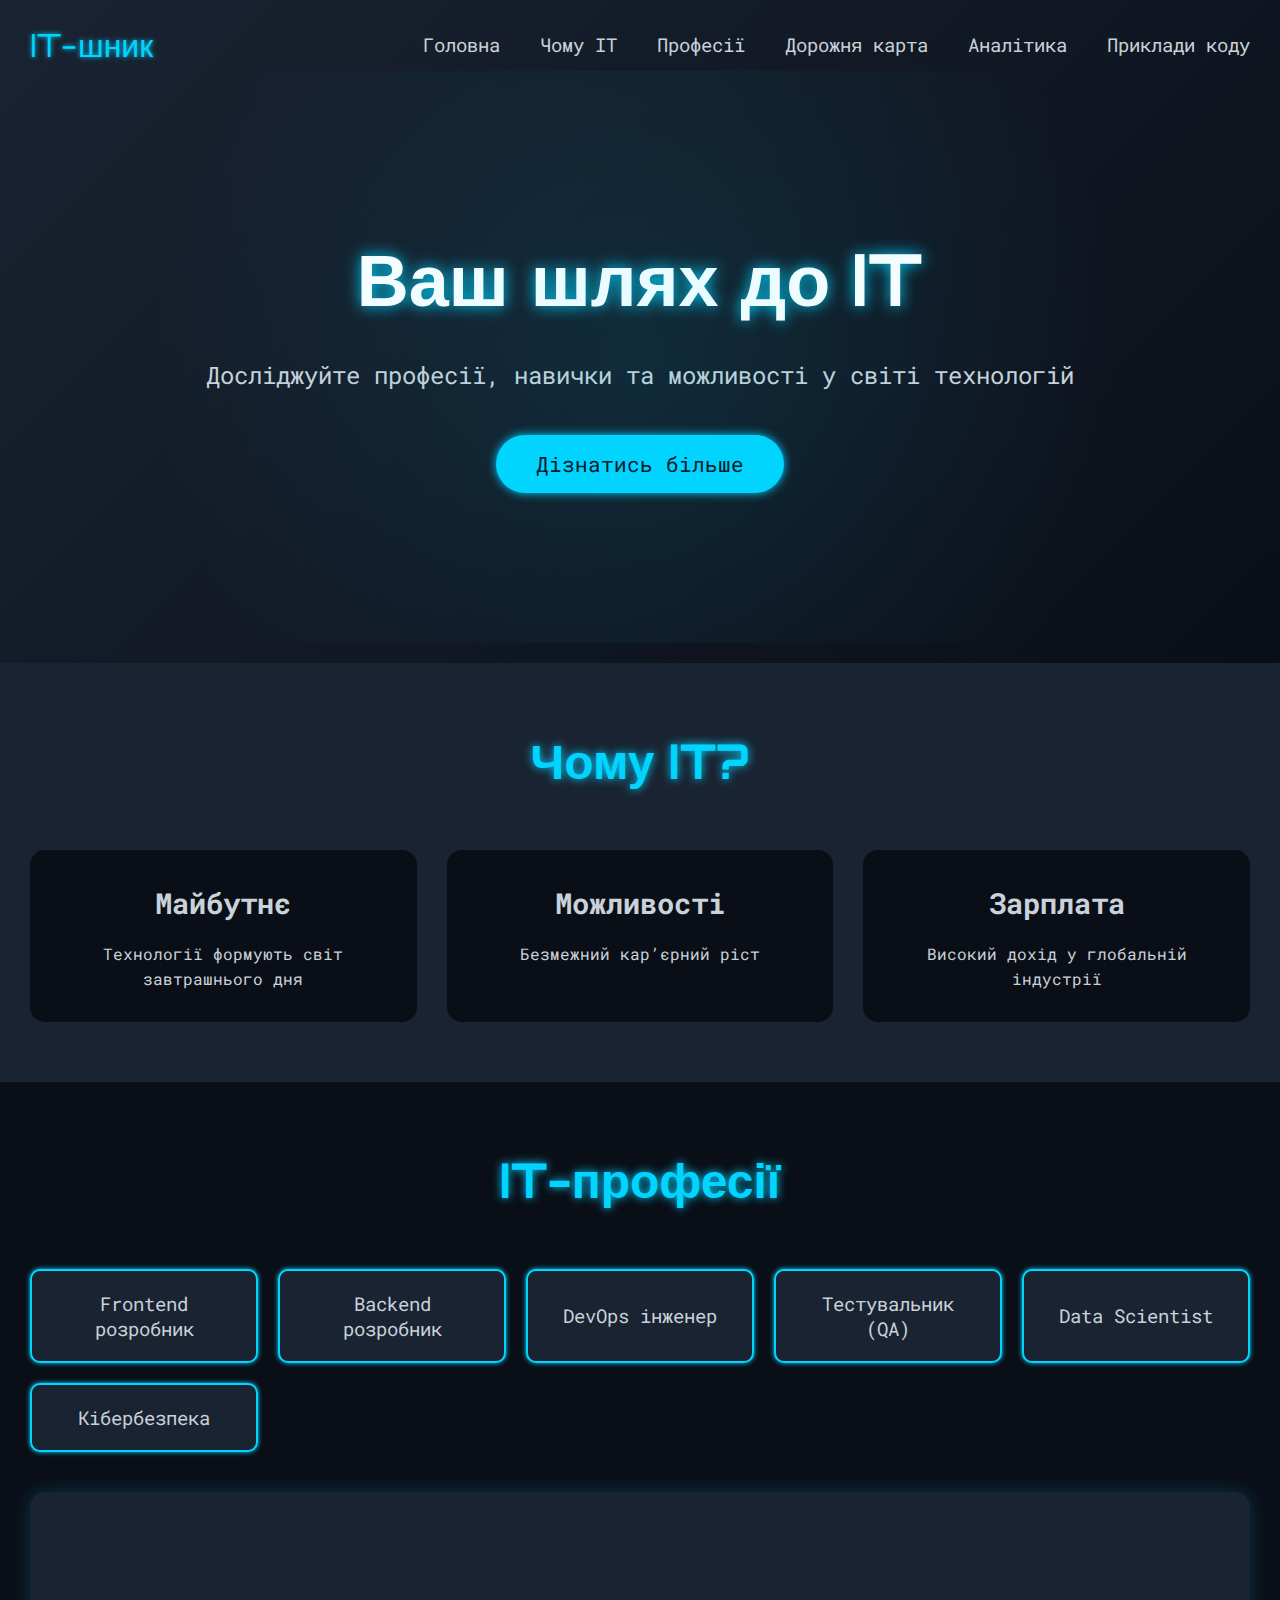
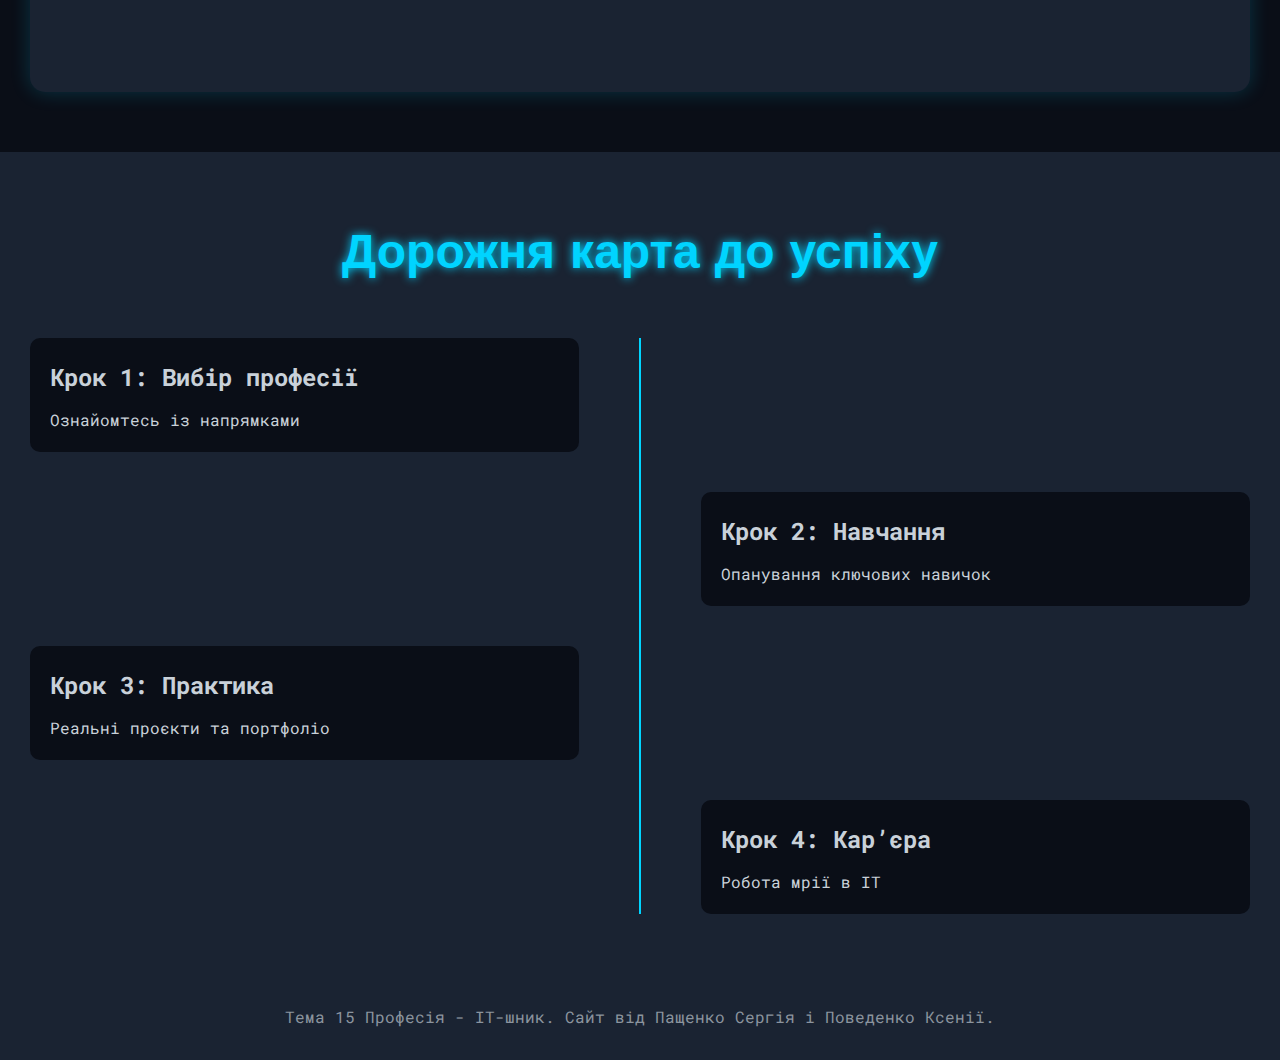
<file: index.html>
<!DOCTYPE html>
<html lang="uk">
<head>
    <meta charset="UTF-8">
    <meta name="viewport" content="width=device-width, initial-scale=1.0">
    <title>Професія - IT-шник</title>
    <link rel="stylesheet" href="styles.css">
    <link href="https://fonts.googleapis.com/css2?family=Roboto+Mono:wght@400;700&family=Orbitron:wght@400;700&display=swap" rel="stylesheet">
</head>
<body>
    <header>
        <nav>
            <div class="logo">IT-шник</div>
            <ul>
                <li><a href="#home">Головна</a></li>
                <li><a href="#about">Чому IT</a></li>
                <li><a href="#professions">Професії</a></li>
                <li><a href="#roadmap">Дорожня карта</a></li>
                <li><a href="analytics.html">Аналітика</a></li>
                <li><a href="examples.html">Приклади коду</a></li>
            </ul>
        </nav>
        <div class="hero">
            <h1>Ваш шлях до IT</h1>
            <p>Досліджуйте професії, навички та можливості у світі технологій</p>
            <button class="cta">Дізнатись більше</button>
            <div class="hero-animation"></div>
        </div>
    </header>
    <section id="about" class="about-section">
        <div class="container">
            <h2>Чому IT?</h2>
            <div class="about-grid">
                <div class="about-item">
                    <h3>Майбутнє</h3>
                    <p>Технології формують світ завтрашнього дня</p>
                </div>
                <div class="about-item">
                    <h3>Можливості</h3>
                    <p>Безмежний кар’єрний ріст</p>
                </div>
                <div class="about-item">
                    <h3>Зарплата</h3>
                    <p>Високий дохід у глобальній індустрії</p>
                </div>
            </div>
        </div>
    </section>
    <section id="professions" class="professions-section">
        <div class="container">
            <h2>IT-професії</h2>
            <div class="profession-grid">
                <button class="profession-btn" data-profession="frontend">Frontend розробник</button>
                <button class="profession-btn" data-profession="backend">Backend розробник</button>
                <button class="profession-btn" data-profession="devops">DevOps інженер</button>
                <button class="profession-btn" data-profession="qa">Тестувальник (QA)</button>
                <button class="profession-btn" data-profession="data">Data Scientist</button>
                <button class="profession-btn" data-profession="cyber">Кібербезпека</button>
            </div>
            <div id="profession-details" class="details-box"></div>
        </div>
    </section>
    <section id="roadmap" class="roadmap-section">
        <div class="container">
            <h2>Дорожня карта до успіху</h2>
            <div class="roadmap-timeline">
                <div class="roadmap-item" data-step="1">
                    <h3>Крок 1: Вибір професії</h3>
                    <p>Ознайомтесь із напрямками</p>
                </div>
                <div class="roadmap-item" data-step="2">
                    <h3>Крок 2: Навчання</h3>
                    <p>Опанування ключових навичок</p>
                </div>
                <div class="roadmap-item" data-step="3">
                    <h3>Крок 3: Практика</h3>
                    <p>Реальні проєкти та портфоліо</p>
                </div>
                <div class="roadmap-item" data-step="4">
                    <h3>Крок 4: Кар’єра</h3>
                    <p>Робота мрії в IT</p>
                </div>
            </div>
        </div>
    </section>
    <footer>
        <p>Тема 15 Професія - IT-шник. Сайт вiд Пащенко Сергiя i Поведенко Ксенiї.</p>
    </footer>
    <script src="script.js"></script>
</body>
</html>
</file>
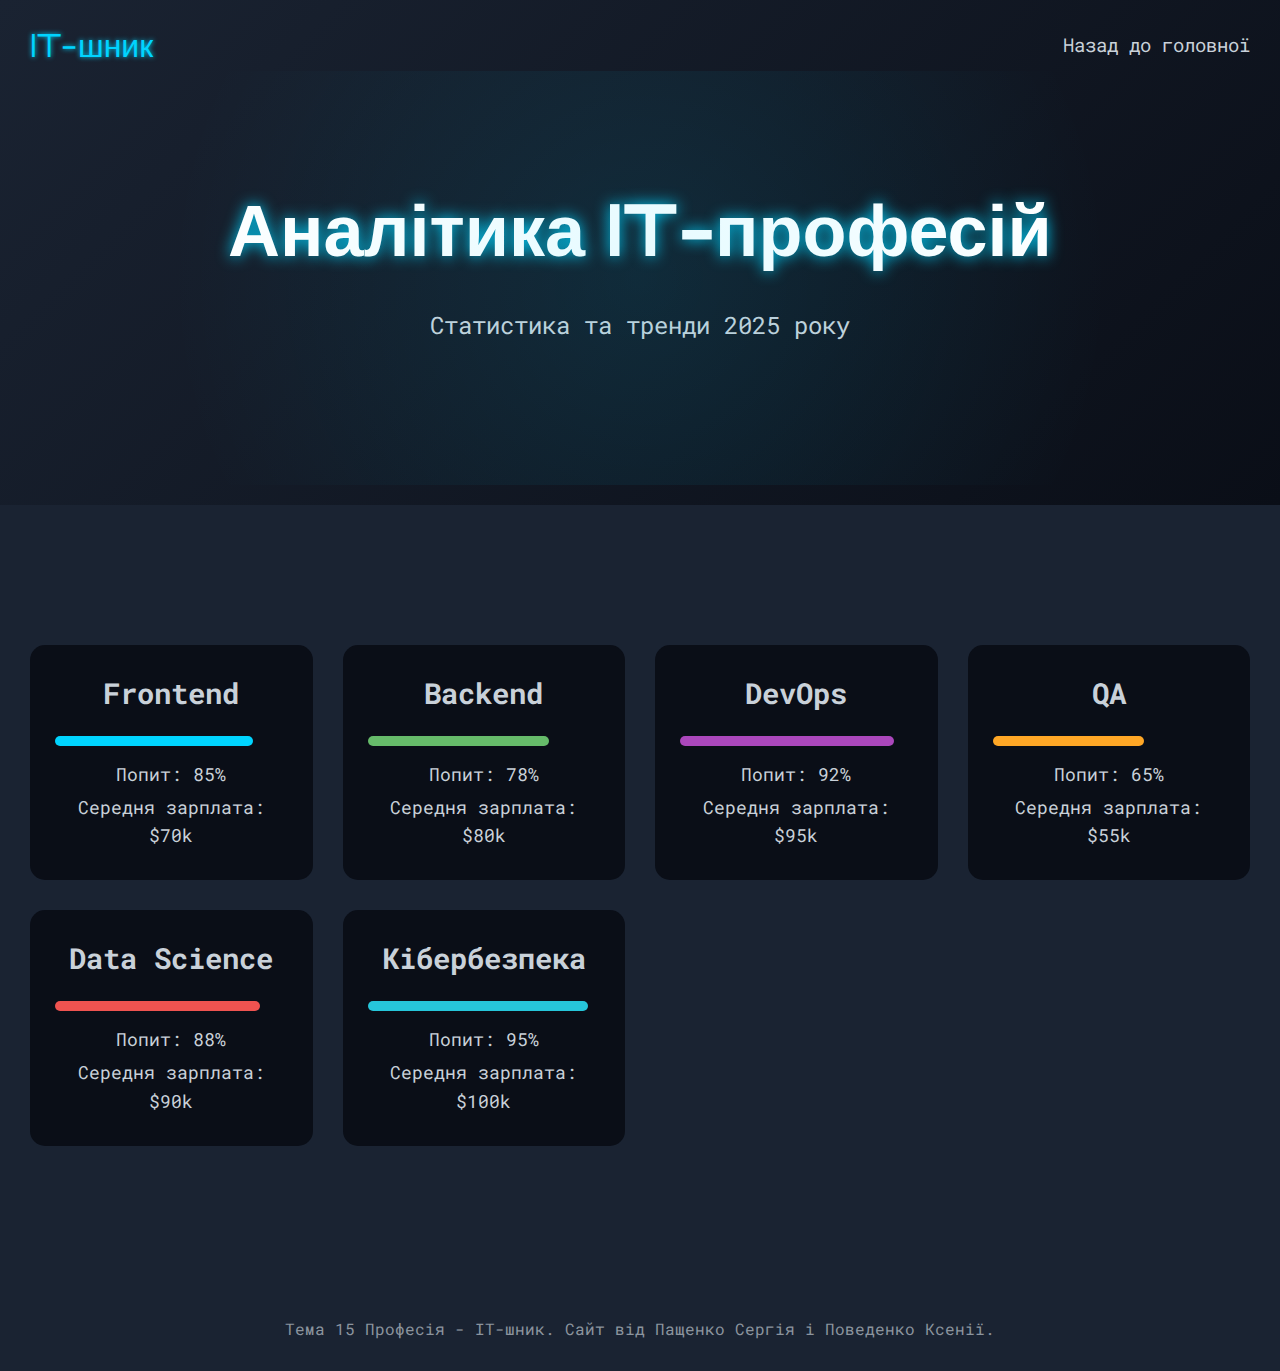
<file: analytics.html>
<!DOCTYPE html>
<html lang="uk">
<head>
    <meta charset="UTF-8">
    <meta name="viewport" content="width=device-width, initial-scale=1.0">
    <title>Аналітика IT-професій</title>
    <link rel="stylesheet" href="styles.css">
    <link href="https://fonts.googleapis.com/css2?family=Roboto+Mono:wght@400;700&family=Orbitron:wght@400;700&display=swap" rel="stylesheet">
</head>
<body>
    <header>
        <nav>
            <div class="logo">IT-шник</div>
            <ul>
                <li><a href="index.html">Назад до головної</a></li>
            </ul>
        </nav>
        <div class="hero analytics-hero">
            <h1>Аналітика IT-професій</h1>
            <p>Статистика та тренди 2025 року</p>
            <div class="hero-animation"></div>
        </div>
    </header>
    <section class="analytics-section">
        <div class="container">
            <div class="analytics-grid">
                <div class="analytics-card">
                    <h3>Frontend</h3>
                    <div class="stat-bar" style="width: 85%; background: #00d4ff;"></div>
                    <p>Попит: 85%</p>
                    <p>Середня зарплата: $70k</p>
                </div>
                <div class="analytics-card">
                    <h3>Backend</h3>
                    <div class="stat-bar" style="width: 78%; background: #66bb6a;"></div>
                    <p>Попит: 78%</p>
                    <p>Середня зарплата: $80k</p>
                </div>
                <div class="analytics-card">
                    <h3>DevOps</h3>
                    <div class="stat-bar" style="width: 92%; background: #ab47bc;"></div>
                    <p>Попит: 92%</p>
                    <p>Середня зарплата: $95k</p>
                </div>
                <div class="analytics-card">
                    <h3>QA</h3>
                    <div class="stat-bar" style="width: 65%; background: #ffa726;"></div>
                    <p>Попит: 65%</p>
                    <p>Середня зарплата: $55k</p>
                </div>
                <div class="analytics-card">
                    <h3>Data Science</h3>
                    <div class="stat-bar" style="width: 88%; background: #ef5350;"></div>
                    <p>Попит: 88%</p>
                    <p>Середня зарплата: $90k</p>
                </div>
                <div class="analytics-card">
                    <h3>Кібербезпека</h3>
                    <div class="stat-bar" style="width: 95%; background: #26c6da;"></div>
                    <p>Попит: 95%</p>
                    <p>Середня зарплата: $100k</p>
                </div>
            </div>
        </div>
    </section>
    <footer>
        <p>Тема 15 Професія - IT-шник. Сайт вiд Пащенко Сергiя i Поведенко Ксенiї.</p>
    </footer>
</body>
</html>
</file>
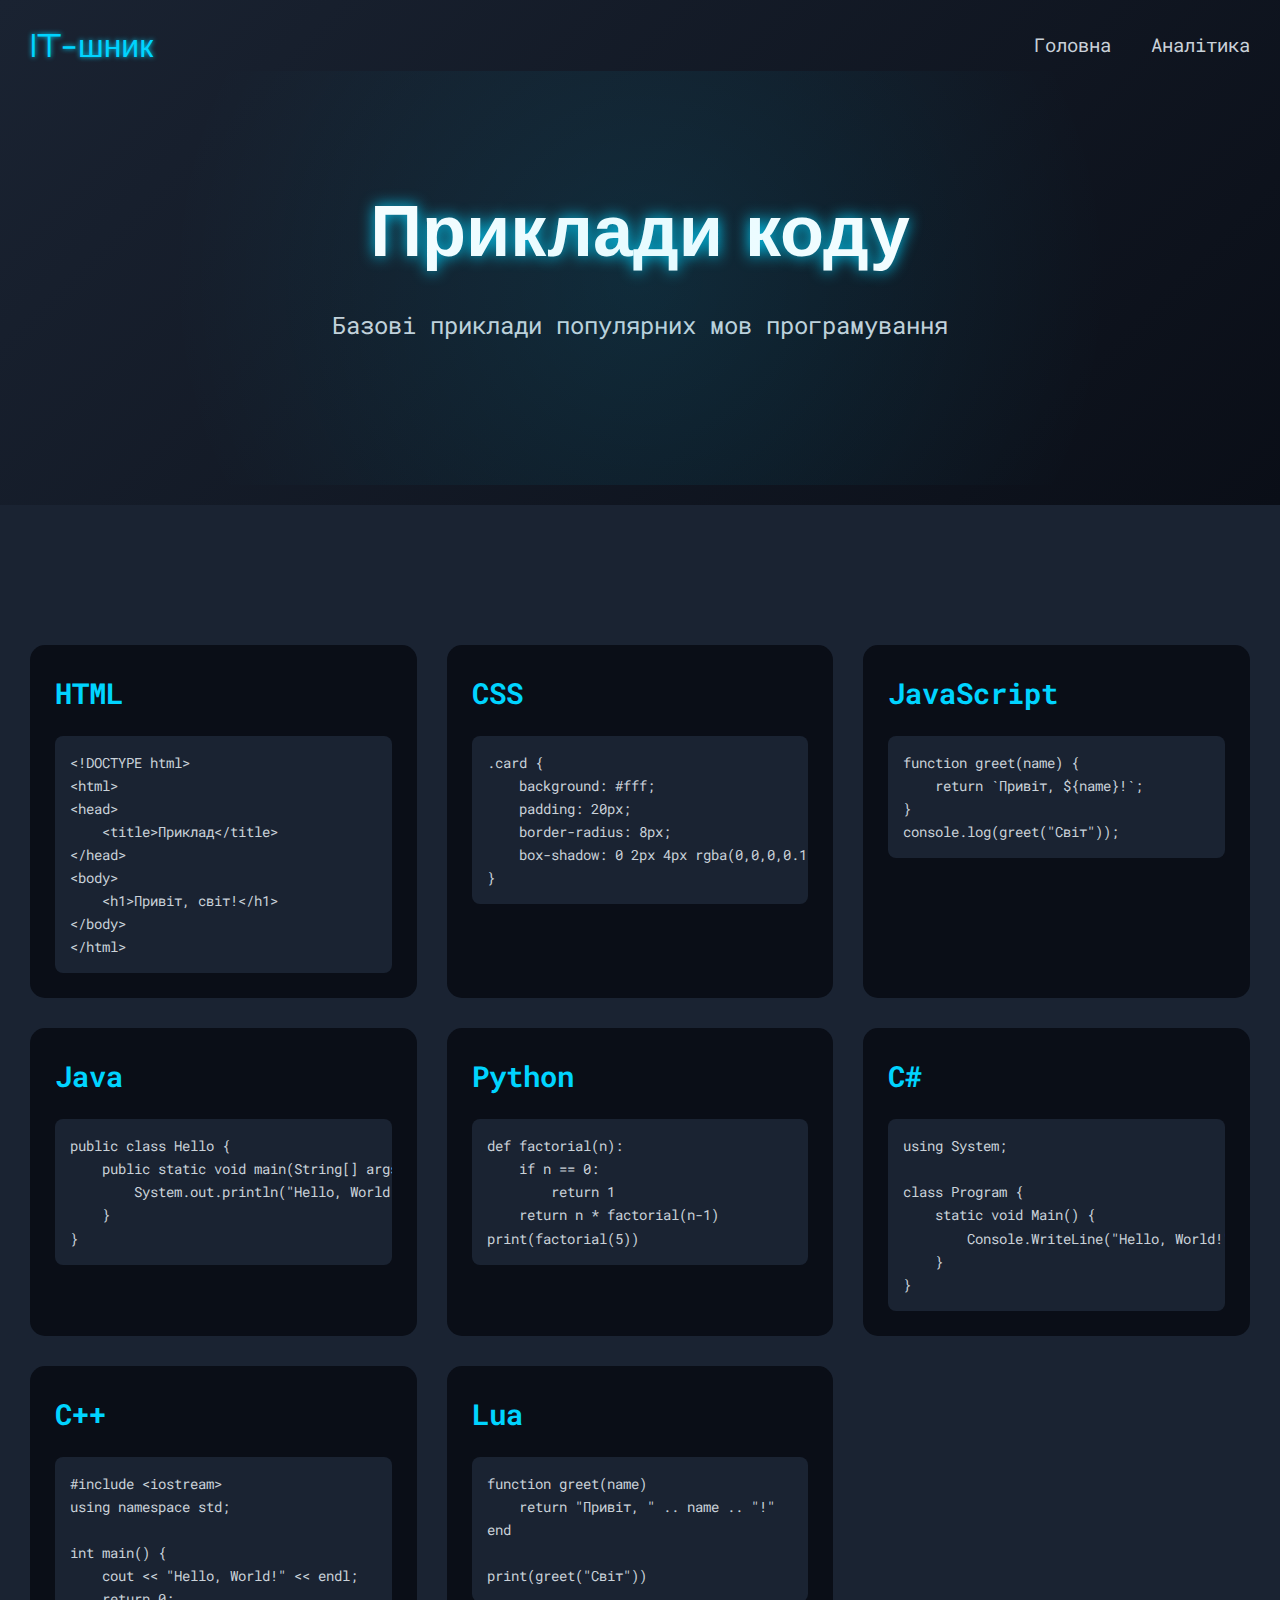
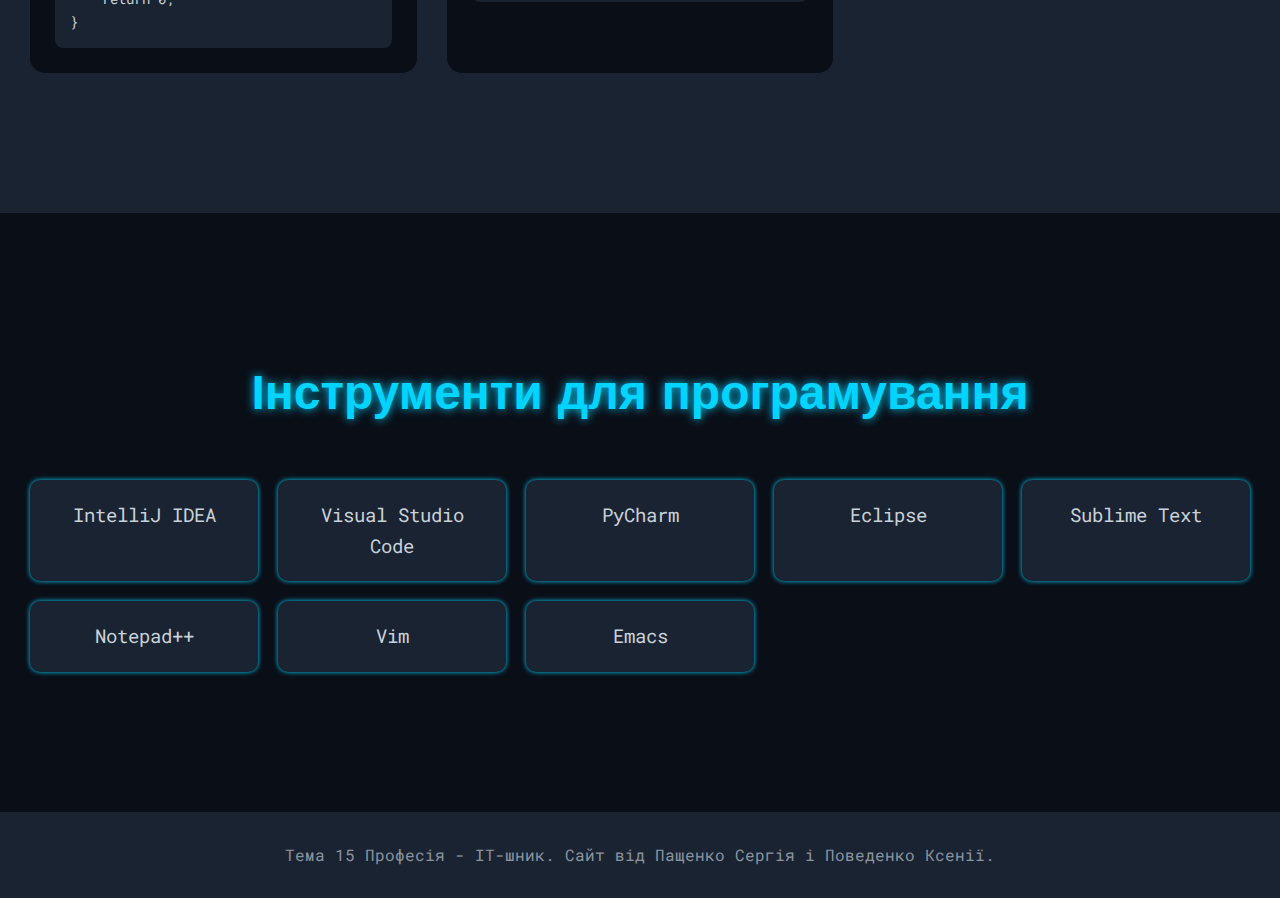
<file: examples.html>
<!DOCTYPE html>
<html lang="uk">
<head>
    <meta charset="UTF-8">
    <meta name="viewport" content="width=device-width, initial-scale=1.0">
    <title>Приклади коду</title>
    <link rel="stylesheet" href="styles.css">
    <link href="https://fonts.googleapis.com/css2?family=Roboto+Mono:wght@400;700&family=Orbitron:wght@400;700&display=swap" rel="stylesheet">
</head>
<body>
    <header>
        <nav>
            <div class="logo">IT-шник</div>
            <ul>
                <li><a href="index.html">Головна</a></li>
                <li><a href="analytics.html">Аналітика</a></li>
            </ul>
        </nav>
        <div class="hero examples-hero">
            <h1>Приклади коду</h1>
            <p>Базові приклади популярних мов програмування</p>
            <div class="hero-animation"></div>
        </div>
    </header>
    <section class="examples-section">
        <div class="container">
            <div class="examples-grid">
                <div class="example-card">
                    <h3>HTML</h3>
                    <pre><code>&lt;!DOCTYPE html&gt;
&lt;html&gt;
&lt;head&gt;
    &lt;title&gt;Приклад&lt;/title&gt;
&lt;/head&gt;
&lt;body&gt;
    &lt;h1&gt;Привіт, світ!&lt;/h1&gt;
&lt;/body&gt;
&lt;/html&gt;</code></pre>
                </div>
                <div class="example-card">
                    <h3>CSS</h3>
                    <pre><code>.card {
    background: #fff;
    padding: 20px;
    border-radius: 8px;
    box-shadow: 0 2px 4px rgba(0,0,0,0.1);
}</code></pre>
                </div>
                <div class="example-card">
                    <h3>JavaScript</h3>
                    <pre><code>function greet(name) {
    return `Привіт, ${name}!`;
}
console.log(greet("Світ"));</code></pre>
                </div>
                <div class="example-card">
                    <h3>Java</h3>
                    <pre><code>public class Hello {
    public static void main(String[] args) {
        System.out.println("Hello, World!");
    }
}</code></pre>
                </div>
                <div class="example-card">
                    <h3>Python</h3>
                    <pre><code>def factorial(n):
    if n == 0:
        return 1
    return n * factorial(n-1)
print(factorial(5))</code></pre>
                </div>
                <div class="example-card">
                    <h3>C#</h3>
                    <pre><code>using System;

class Program {
    static void Main() {
        Console.WriteLine("Hello, World!");
    }
}</code></pre>
                </div>
                <div class="example-card">
                    <h3>C++</h3>
                    <pre><code>#include &lt;iostream&gt;
using namespace std;

int main() {
    cout &lt;&lt; "Hello, World!" &lt;&lt; endl;
    return 0;
}</code></pre>
                </div>
                <div class="example-card">
                    <h3>Lua</h3>
                    <pre><code>function greet(name)
    return "Привіт, " .. name .. "!"
end

print(greet("Світ"))</code></pre>
                </div>
            </div>
        </div>
    </section>
    <section class="tools-section">
        <div class="container">
            <h2>Інструменти для програмування</h2>
            <div class="tools-grid">
                <a href="https://www.jetbrains.com/idea/" target="_blank" class="tool-card">IntelliJ IDEA</a>
                <a href="https://code.visualstudio.com/" target="_blank" class="tool-card">Visual Studio Code</a>
                <a href="https://www.jetbrains.com/pycharm/" target="_blank" class="tool-card">PyCharm</a>
                <a href="https://www.eclipse.org/" target="_blank" class="tool-card">Eclipse</a>
                <a href="https://www.sublimetext.com/" target="_blank" class="tool-card">Sublime Text</a>
                <a href="https://notepad-plus-plus.org/" target="_blank" class="tool-card">Notepad++</a>
                <a href="https://www.vim.org/" target="_blank" class="tool-card">Vim</a>
                <a href="https://www.gnu.org/software/emacs/" target="_blank" class="tool-card">Emacs</a>
            </div>
        </div>
    </section>
    <footer>
        <p>Тема 15 Професія - IT-шник. Сайт вiд Пащенко Сергiя i Поведенко Ксенiї.</p>
    </footer>
</body>
</html>
</file>
<file: styles.css>
* {
    margin: 0;
    padding: 0;
    box-sizing: border-box;
    font-family: 'Roboto Mono', monospace;
}

body {
    background: #0a0e17;
    color: #c9d1d9;
    line-height: 1.6;
    overflow-x: hidden;
}

header {
    background: linear-gradient(135deg, #1a2332, #0a0e17);
    padding: 20px 0;
    position: relative;
}

nav {
    display: flex;
    justify-content: space-between;
    align-items: center;
    max-width: 1400px;
    margin: 0 auto;
    padding: 0 30px;
}

.logo {
    font-family: 'Orbitron', sans-serif;
    font-size: 2em;
    color: #00d4ff;
    text-shadow: 0 0 5px #00d4ff;
}

nav ul {
    display: flex;
    list-style: none;
}

nav ul li {
    margin-left: 40px;
}

nav ul li a {
    color: #c9d1d9;
    text-decoration: none;
    font-size: 1.2em;
    transition: color 0.3s;
}

nav ul li a:hover {
    color: #00d4ff;
}

.hero {
    text-align: center;
    padding: 150px 20px;
    position: relative;
}

.analytics-hero, .examples-hero {
    padding: 100px 20px;
}

.hero h1 {
    font-family: 'Orbitron', sans-serif;
    font-size: 4.5em;
    color: #fff;
    text-shadow: 0 0 15px #00d4ff;
    margin-bottom: 20px;
}

.hero p {
    font-size: 1.5em;
    margin-bottom: 40px;
}

.cta {
    background: #00d4ff;
    border: none;
    padding: 15px 40px;
    color: #0a0e17;
    font-size: 1.3em;
    border-radius: 50px;
    cursor: pointer;
    transition: all 0.3s;
    box-shadow: 0 0 10px #00d4ff;
}

.cta:hover {
    background: #fff;
    color: #0a0e17;
    box-shadow: 0 0 20px #00d4ff;
}

.hero-animation {
    position: absolute;
    top: 0;
    left: 0;
    width: 100%;
    height: 100%;
    background: radial-gradient(circle, rgba(0, 212, 255, 0.1) 0%, transparent 70%);
    animation: pulse 10s infinite;
}

@keyframes pulse {
    0% { transform: scale(1); opacity: 0.5; }
    50% { transform: scale(1.2); opacity: 0.2; }
    100% { transform: scale(1); opacity: 0.5; }
}

.container {
    max-width: 1400px;
    margin: 0 auto;
    padding: 60px 30px;
}

h2 {
    font-family: 'Orbitron', sans-serif;
    font-size: 3em;
    text-align: center;
    margin-bottom: 50px;
    color: #00d4ff;
    text-shadow: 0 0 10px #00d4ff;
}

.about-section {
    background: #1a2332;
}

.about-grid {
    display: grid;
    grid-template-columns: repeat(auto-fit, minmax(300px, 1fr));
    gap: 30px;
}

.about-item {
    background: #0a0e17;
    padding: 30px;
    border-radius: 15px;
    text-align: center;
    transition: transform 0.3s;
}

.about-item:hover {
    transform: scale(1.05);
}

.about-item h3 {
    font-size: 1.8em;
    margin-bottom: 15px;
}

.professions-section {
    background: #0a0e17;
}

.profession-grid {
    display: grid;
    grid-template-columns: repeat(auto-fit, minmax(200px, 1fr));
    gap: 20px;
    margin-bottom: 40px;
}

.profession-btn {
    background: #1a2332;
    border: 2px solid #00d4ff;
    padding: 20px;
    color: #c9d1d9;
    font-size: 1.2em;
    border-radius: 10px;
    cursor: pointer;
    transition: all 0.3s;
    box-shadow: 0 0 5px #00d4ff;
}

.profession-btn:hover, .profession-btn.active {
    background: #00d4ff;
    color: #0a0e17;
    box-shadow: 0 0 15px #00d4ff;
}

.details-box {
    background: #1a2332;
    padding: 30px;
    border-radius: 15px;
    min-height: 200px;
    box-shadow: 0 0 20px rgba(0, 212, 255, 0.2);
}

.roadmap-section {
    background: #1a2332;
}

.roadmap-timeline {
    display: flex;
    flex-direction: column;
    gap: 40px;
    position: relative;
}

.roadmap-timeline::before {
    content: '';
    position: absolute;
    left: 50%;
    top: 0;
    bottom: 0;
    width: 2px;
    background: #00d4ff;
    transform: translateX(-50%);
}

.roadmap-item {
    background: #0a0e17;
    padding: 20px;
    border-radius: 10px;
    width: 45%;
    position: relative;
    transition: transform 0.3s;
}

.roadmap-item:nth-child(odd) {
    align-self: flex-start;
}

.roadmap-item:nth-child(even) {
    align-self: flex-end;
}

.roadmap-item:hover {
    transform: scale(1.05);
}

.roadmap-item h3 {
    font-size: 1.5em;
    margin-bottom: 10px;
}

.analytics-section {
    background: #1a2332;
    padding: 80px 0;
}

.analytics-grid {
    display: grid;
    grid-template-columns: repeat(auto-fit, minmax(250px, 1fr));
    gap: 30px;
}

.analytics-card {
    background: #0a0e17;
    padding: 25px;
    border-radius: 15px;
    text-align: center;
    transition: transform 0.3s;
}

.analytics-card:hover {
    transform: translateY(-10px);
}

.analytics-card h3 {
    font-size: 1.8em;
    margin-bottom: 20px;
}

.stat-bar {
    height: 10px;
    border-radius: 5px;
    margin: 15px 0;
    transition: width 0.5s ease-in-out;
}

.analytics-card p {
    font-size: 1.1em;
    margin: 5px 0;
}

.examples-section {
    background: #1a2332;
    padding: 80px 0;
}

.examples-grid {
    display: grid;
    grid-template-columns: repeat(auto-fit, minmax(300px, 1fr));
    gap: 30px;
}

.example-card {
    background: #0a0e17;
    padding: 25px;
    border-radius: 15px;
    transition: transform 0.3s;
}

.example-card:hover {
    transform: translateY(-10px);
}

.example-card h3 {
    font-size: 1.8em;
    margin-bottom: 20px;
    color: #00d4ff;
}

.example-card pre {
    background: #1a2332;
    padding: 15px;
    border-radius: 8px;
    font-size: 0.9em;
    overflow-x: auto;
}

.example-card code {
    color: #c9d1d9;
}

.tools-section {
    background: #0a0e17;
    padding: 80px 0;
}

.tools-grid {
    display: grid;
    grid-template-columns: repeat(auto-fit, minmax(200px, 1fr));
    gap: 20px;
}

.tool-card {
    background: #1a2332;
    padding: 20px;
    border-radius: 10px;
    text-align: center;
    color: #c9d1d9;
    text-decoration: none;
    font-size: 1.2em;
    transition: all 0.3s;
    box-shadow: 0 0 5px #00d4ff;
}

.tool-card:hover {
    background: #00d4ff;
    color: #0a0e17;
    box-shadow: 0 0 15px #00d4ff;
    transform: translateY(-5px);
}

footer {
    text-align: center;
    padding: 30px;
    background: #1a2332;
    color: #8b949e;
}
</file>
